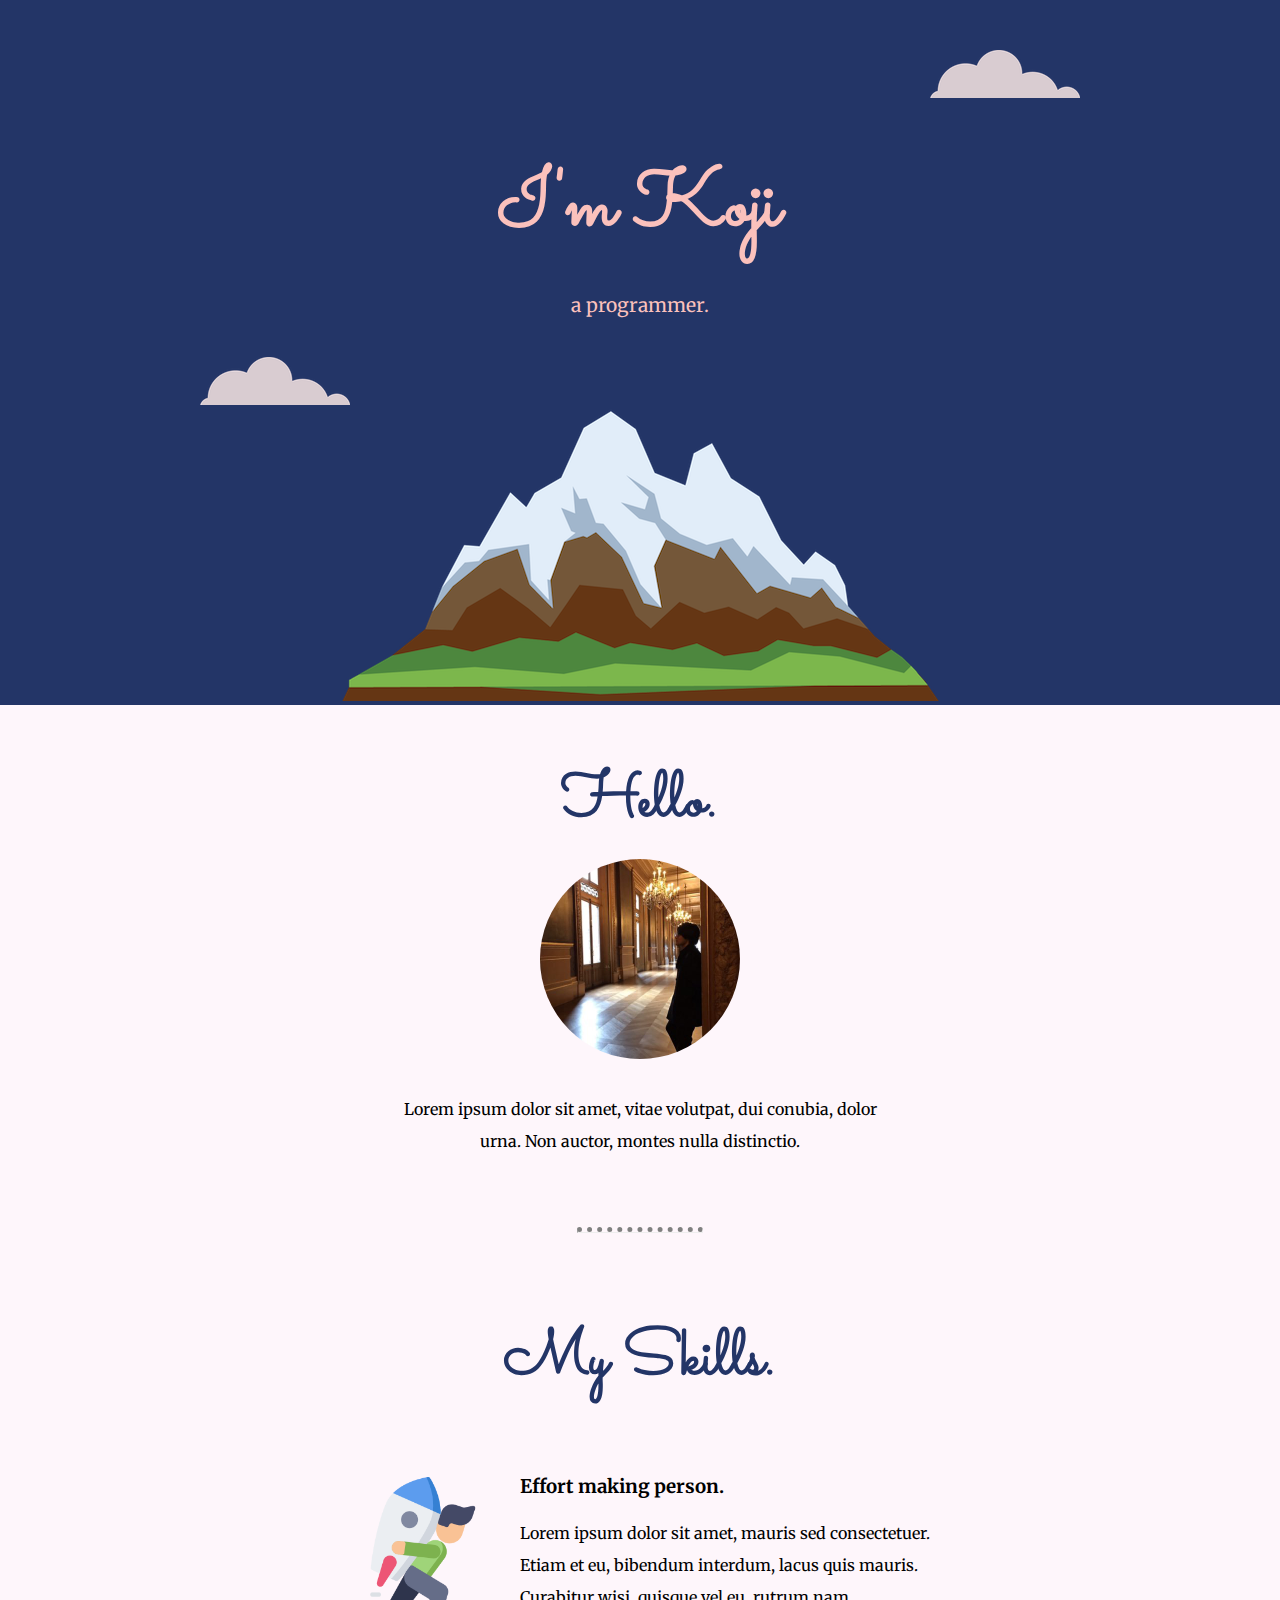
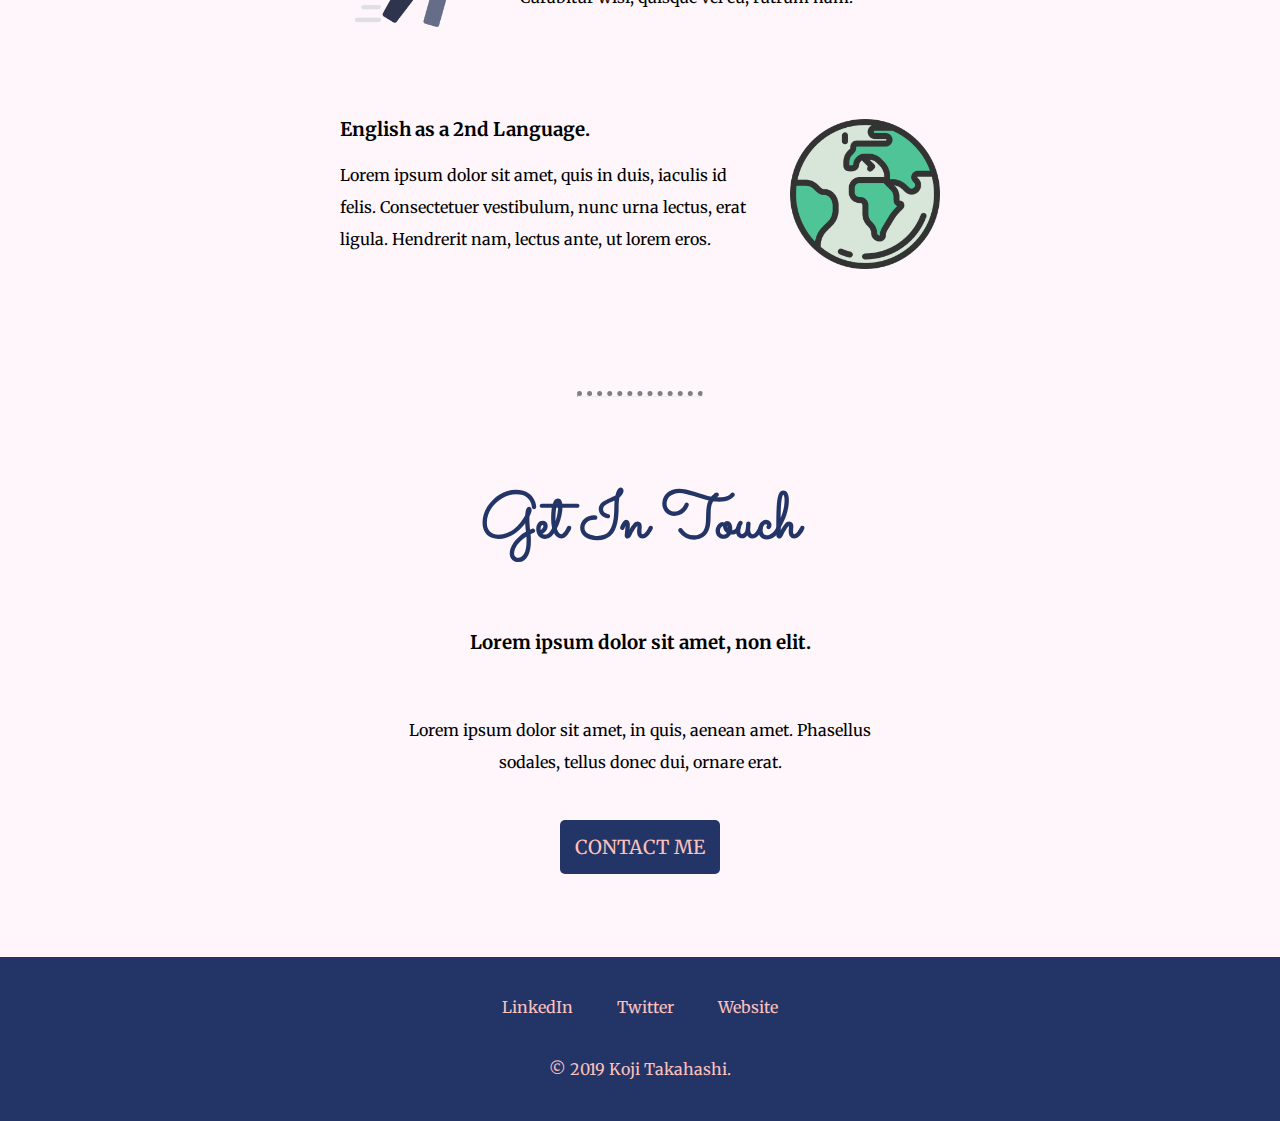
<file: index.html>
<!DOCTYPE html>
<html lang="en" dir="ltr">
  <head>
    <meta charset="utf-8">
    <title>Koji Takahashi</title>
    <link rel="stylesheet" href="css/styles.css">
    <link rel="icon" href="favicon.ico">
    <link href="https://fonts.googleapis.com/css?family=Homemade+Apple|Merriweather|Sacramento&display=swap" rel="stylesheet">
  </head>
  <body>

    <div class="top-container">
      <img class="top-cloud" src="images/cloud.png" alt="cloud-img">
      <h1>I'm Koji</h1>
      <p class="programmer">a programmer.</p>
      <img class="bottom-cloud"src="images/cloud.png" alt="cloud-img">
      <img src="images/mountain.png" alt="mountain-img">
    </div>

    <div class="middle-container">
      <div class="profile">
        <h2>Hello.</h2>
        <img class="profilepic" src="images/profilepic.jpg" alt="myprofile.pic">

        <p class="intro">Lorem ipsum dolor sit amet, vitae volutpat, dui conubia, dolor urna. Non auctor, montes nulla distinctio.</p>
      </div>
      <hr>

      <div class="skills">
        <h2>My Skills.</h2>

        <div class="skill-row">
          <img class="skill-img" src="images/effort.png" alt="">
          <h3>Effort making person.</h3>
          <p>Lorem ipsum dolor sit amet, mauris sed consectetuer. Etiam et eu, bibendum interdum, lacus quis mauris. Curabitur wisi, quisque vel eu, rutrum nam.</p>
        </div>

        <div class="skill-row">
          <img class="globe-img" src="images/earth.png" alt="">
          <h3>English as a 2nd Language.</h3>
          <p>Lorem ipsum dolor sit amet, quis in duis, iaculis id felis. Consectetuer vestibulum, nunc urna lectus, erat ligula. Hendrerit nam, lectus ante, ut lorem eros.</p>
        </div>

      </div>
      <hr>
      <div class="contact-me">
        <h2>Get In Touch</h2>
        <h3 class="contact-h3">Lorem ipsum dolor sit amet, non elit.</h3>
        <p class="intro">Lorem ipsum dolor sit amet, in quis, aenean amet. Phasellus sodales, tellus donec dui, ornare erat.</p>
        <p class="btn-hldr">
          <a class="btn" href="mailto:koji1012japan@gmail.com">CONTACT ME</a>
        </p>
      </div>
    </div>


    <div class="bottom-container">
      <a class="footer-link" href="https://www.linkedin.com/">LinkedIn</a>
      <a class="footer-link" href="https://twitter.com/">Twitter</a>
      <a class="footer-link" href="https://www.appbrewery.co/">Website</a>
      <p style="color:#fbc1bc">© 2019 Koji Takahashi.</p>
    </div>


  </body>
</html>
</file>
<file: css/styles.css>
/*GLOBAL*/

body{

  margin: 0;
  text-align: center;
  font-family: 'Merriweather', serif;
}

div{

  padding: 20px;
}

h1{
  font-size: 500%;
  margin: 50px auto 20px auto;
  font-family: 'Sacramento', cursive;
  color: #fbc1bc;
  font-weight: 600;

}

h2{
  font-family: 'Sacramento', cursive;
  font-size: 4rem;
  color: #233567;
  font-weight: 600;
  margin: 10px auto;
}



hr{
  border-top: 5px dotted;
  width: 10%;
  margin: 50px auto;
}

p{
    line-height: 2;
}


/*TOP-CONTAINER*/

.top-container{
  background-color: #233567;
  position: relative;
  padding-top: 100px;
  padding-bottom: 0;

}

.programmer{
  font-size: 1.2rem;
  color: #fbc1bc;
  font-weight: normal;
}


.top-cloud{
  position: absolute;
  right: 200px;
  top: 50px;
}

.bottom-cloud{
  position: absolute;
  left: 200px;
  bottom: 300px;
}




/*MIDDLE-CONTAINER*/

.middle-container{
  background-color: #fef6fb;
}

.profilepic{
  border-radius: 50%;
  width: 200px;
  height: 200px;
  margin-bottom: 30px;
}

.intro{
  width: 40%;
  margin: auto;

}

/*-Skill　division*/


.skill-row{
  width: 50%;
  margin: 30px auto;
  text-align: left;
}

.skill-img{
  margin-top:20px;
  width: 25%;
  float: left;
  margin-right: 30px;
}

.globe-img{
  margin-top:20px;
  width: 25%;
  float: right;
  margin-left: 30px;
}

/*-Contact division*/

.contact-h3{
  margin: 60px auto;
}


.btn-hldr{
  margin: 50px auto;
}

.btn{
    text-decoration: none;
    font-size: 1.2em;
    color: #FBC1BC;
    font-family: 'Merriweather', serif;
    background: linear-gradient(to bottom, #233567, #233567);
    border-radius: 5px;
    padding:15px;
    -webkit-transition: all 0.15s ease;
    -moz-transition: all 0.15s ease;
    -o-transition: all 0.15s ease;
    transition: all 0.15s ease;
}

.btn:hover{
  color: #fef6fb;
}


/*BOTTOM-CONTAINER*/

.bottom-container{
  background-color: #233567;
}

.footer-link{

  color: #fbc1bc;
  display: inline-block;
  margin: 20px;
  text-decoration: none;
}

.footer-link:hover{
  color: #fef6fb;
}
</file>
